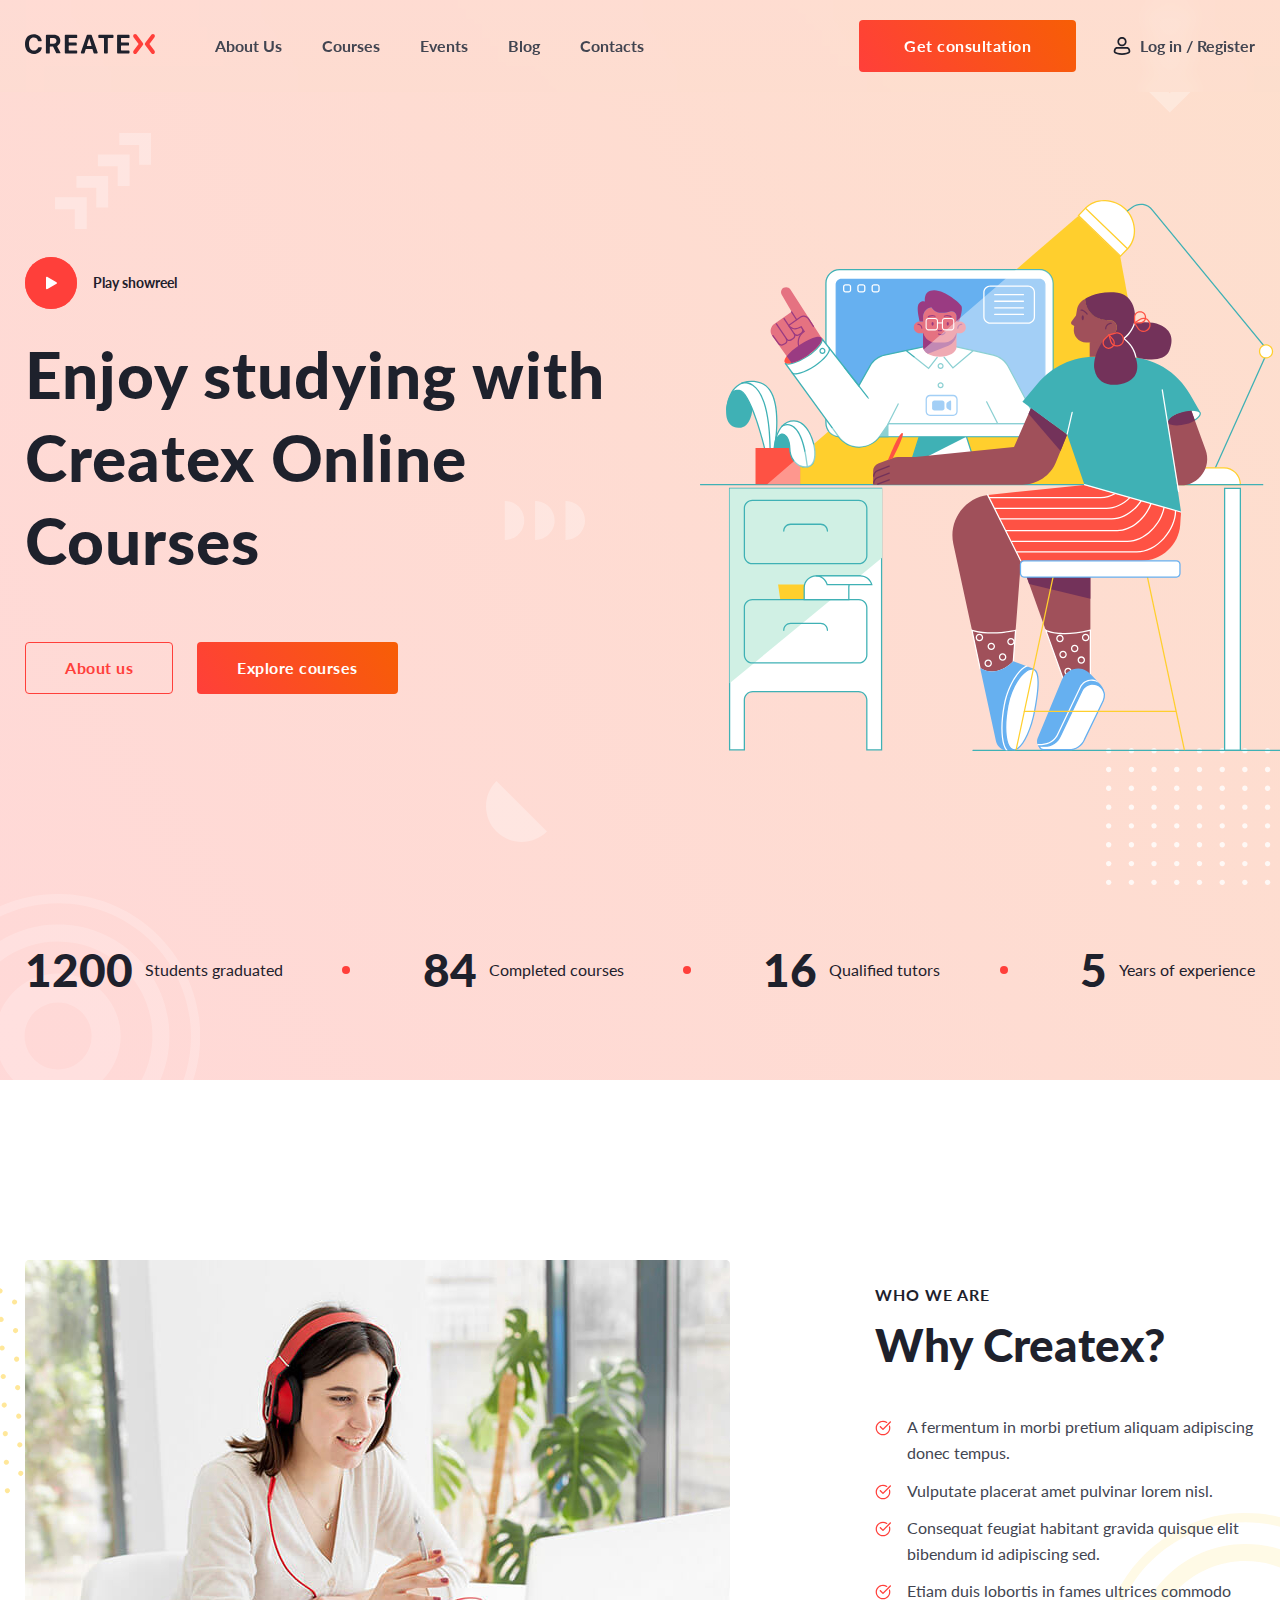
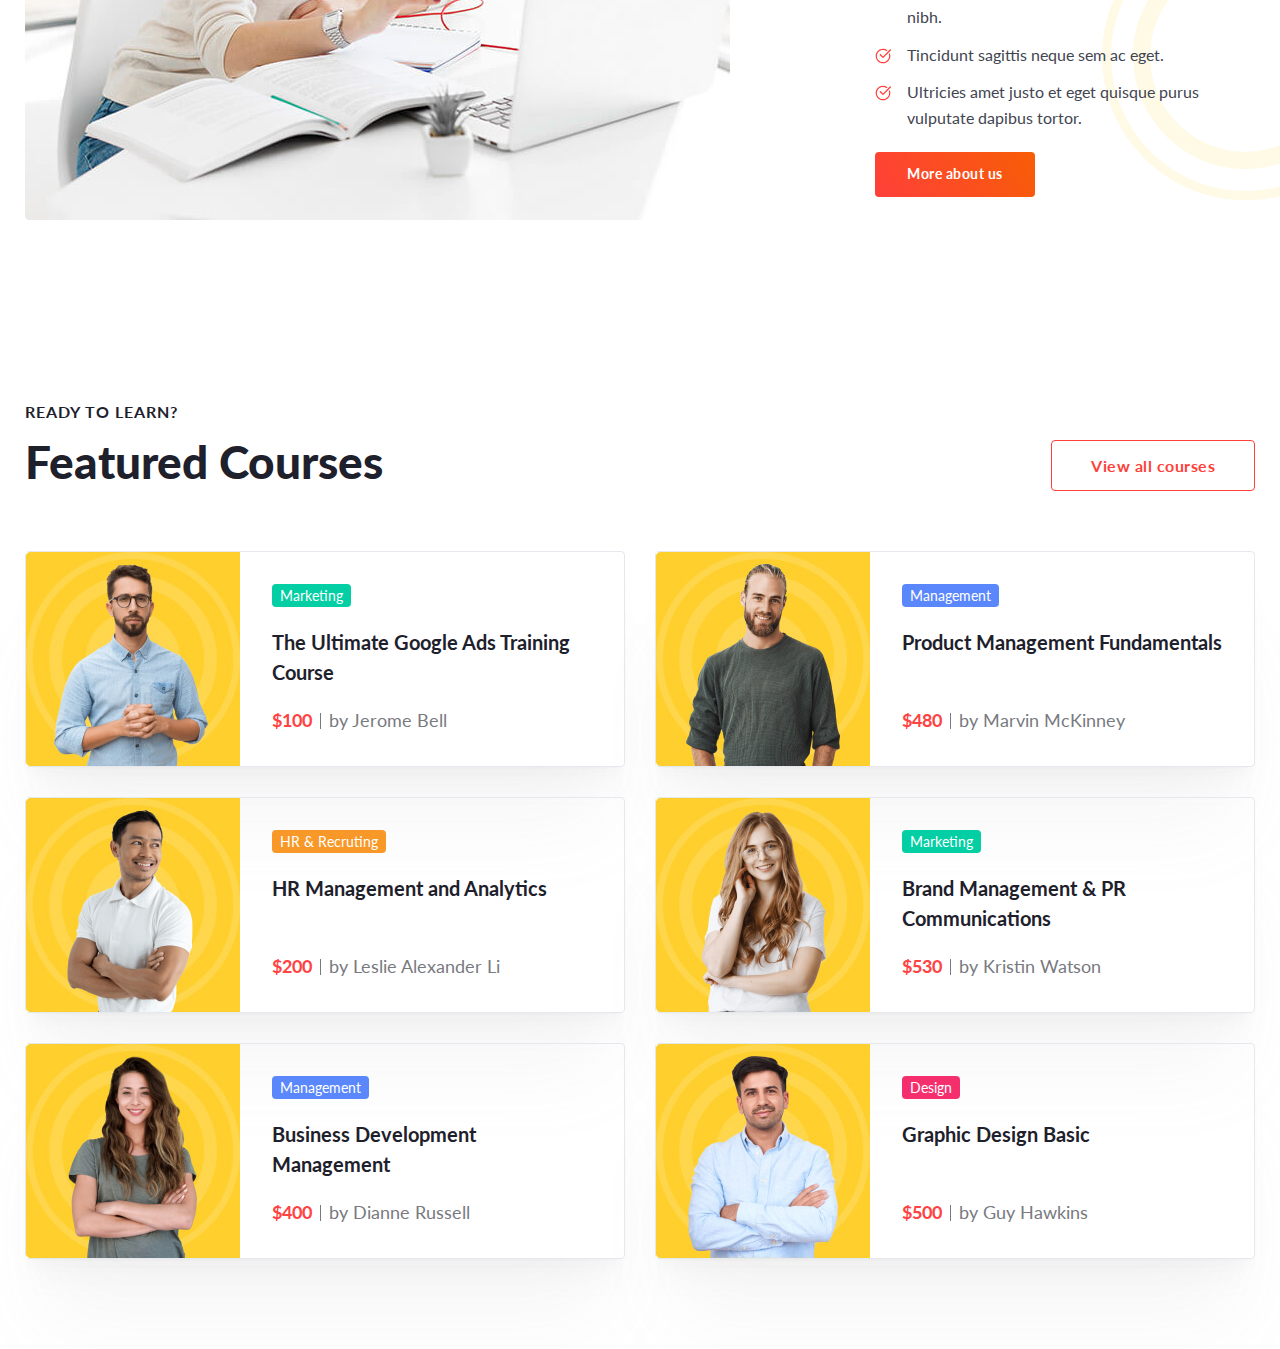
<file: index.html>
<!DOCTYPE html>
<html lang="en">
	<head>
		<meta charset="UTF-8">
		<meta http-equiv="X-UA-Compatible" content="IE=edge">
		<meta name="viewport" content="width=device-width, initial-scale=1.0">
		<link rel="stylesheet" href="css/reset.css">
		<link rel="stylesheet" href="css/common.css">
		<link rel="stylesheet" href="css/style.css">
		<link rel="stylesheet" href="css/header.css">
		<title>Lesson 17</title>
	</head>
	<body>
		<div class="wrapper">
			<header class="header">
				<div class="header__container">
					<a href="#" class="header__logo">
						<img src="img/header/logo.svg" alt="Createx logo">
					</a>
					<nav class="header__menu menu">
						<ul class="menu__list">
							<li class="menu__item"><a href="#" class="menu__link">About Us</a></li>
							<li class="menu__item"><a href="#" class="menu__link">Courses</a></li>
							<li class="menu__item"><a href="#" class="menu__link">Events</a></li>
							<li class="menu__item"><a href="#" class="menu__link">Blog</a></li>
							<li class="menu__item"><a href="#" class="menu__link">Contacts</a></li>
						</ul>
					</nav>
					<div class="header__actions actions-header">
						<a href="#" class="actions-header__button button"><span>Get consultation</span></a>
						<a href="#" class="actions-header__login">Log in / Register</a>
					</div>
				</div>
			</header>


			<main class="page">
				<section class="page__createx createx">
					<div class="createx__container">
						<div class="createx__body">
							<div class="createx__content content-createx">
								<a href="#" class="content-createx__showreel">Play showreel</a>
								<h1 class="content-createx__title">Enjoy studying
									with Createx Online Courses</h1>
								<div class="content-createx__buttons">
									<a href="#" class="content-createx__button button button--border"><span>About us</span></a>
									<a href="#" class="content-createx__button button"><span>Explore courses</span></a>
								</div>
							</div>
							<div class="createx__image">
								<img src="img/createx/image.svg" alt="Createx image">
							</div>
						</div>

						<div class="createx__statistics statistics-createx">
							<div class="statistics-createx__item staistic-item">
								<div class="staistic-item__value">1200</div>
								<div class="staistic-item__text">Students graduated</div>
							</div>
							<div class="statistics-createx__item staistic-item">
								<div class="staistic-item__value">84</div>
								<div class="staistic-item__text">Completed courses</div>
							</div>
							<div class="statistics-createx__item staistic-item">
								<div class="staistic-item__value">16</div>
								<div class="staistic-item__text">Qualified tutors</div>
							</div>
							<div class="statistics-createx__item staistic-item">
								<div class="staistic-item__value">5</div>
								<div class="staistic-item__text">Years of experience</div>
							</div>
						</div>
					</div>
					<div class="createx__decor decor-createx">
						<div class="decor-createx__item decor-createx__item--1"></div>
						<div class="decor-createx__item decor-createx__item--2"></div>
						<div class="decor-createx__item decor-createx__item--3"></div>
						<div class="decor-createx__item decor-createx__item--4"></div>
						<div class="decor-createx__item decor-createx__item--5"></div>
						<div class="decor-createx__item decor-createx__item--6"></div>
					</div>
				</section>

				<section class="page__who-we-are who-we-are">
					<div class="who-we-are__container">
						<div class="who-we-are__image">
							<img src="img/who-we-are/image.jpg" alt="Who-we-are image">
						</div>
						<div class="who-we-are__content">
							<div class="who-we-are__block-header block-header">
								<div class="block-header__label">Who we are</div>
								<h2 class="block-header__title">Why Createx?</h2>
							</div>
							<ul class="who-we-are__list list">
								<li class="list__item">A fermentum in morbi pretium aliquam adipiscing donec tempus.</li>
								<li class="list__item">Vulputate placerat amet pulvinar lorem nisl.</li>
								<li class="list__item">Consequat feugiat habitant gravida quisque elit bibendum id adipiscing sed.</li>
								<li class="list__item">Etiam duis lobortis in fames ultrices commodo nibh.</li>
								<li class="list__item">Tincidunt sagittis neque sem ac eget.</li>
								<li class="list__item">Ultricies amet justo et eget quisque purus vulputate dapibus tortor.</li>
							</ul>
							<a href="#" class="who-we-are__button button"><span>More about us</span></a>
						</div>
					</div>
					<div class="who-we-are__decor decor-who-we-are">
						<div class="decor-who-we-are__item decor-who-we-are__item--1"></div>
						<div class="decor-who-we-are__item decor-who-we-are__item--2"></div>
					</div>
				</section>

				<section class="page__featured-courses featured-courses">
					<div class="featured-courses__container">
						<div class="featured-courses__top">
							<div class="featured-courses__block-header block-header">
								<div class="block-header__label">Ready to learn?</div>
								<h2 class="block-header__title">Featured Courses</h2>
							</div>
							<a href="#" class="featured-courses__button button button--border"><span>View all courses</span></a>
						</div>
						<div class="featured-courses__items">
							<div class="featured-courses__item item-courses">
								<div class="item-courses__card">
									<a href="#" class="item-courses__image">
										<img src="img/featured-corses/image-1.jpg" alt="image">
									</a>
									<div class="item-courses__body body-courses">
										<a href="#" class="body-courses__badge body-courses__badge--bg-green">Marketing</a>
										<h3 class="item-courses__title">
											<a href="#" class="item-courses__link">The Ultimate Google Ads Training Course</a>
										</h3>
										<div class="item-courses__info info-courses">
											<div class="info-courses__price">$100</div>
											<a href="#" class="info-courses__speaker">by Jerome Bell</a>
										</div>
									</div>
								</div>
							</div>
							<div class="featured-courses__item item-courses">
								<div class="item-courses__card">
									<a href="#" class="item-courses__image">
										<img src="img/featured-corses/image-2.jpg" alt="image">
									</a>
									<div class="item-courses__body body-courses">
										<a href="#" class="body-courses__badge body-courses__badge--bg-blue">Management</a>
										<h3 class="item-courses__title">
											<a href="#" class="item-courses__link">Product Management Fundamentals</a>
										</h3>
										<div class="item-courses__info info-courses">
											<div class="info-courses__price">$480</div>
											<a href="#" class="info-courses__speaker">by Marvin McKinney</a>
										</div>
									</div>
								</div>
							</div>
							<div class="featured-courses__item item-courses">
								<div class="item-courses__card">
									<a href="#" class="item-courses__image">
										<img src="img/featured-corses/image-3.jpg" alt="image">
									</a>
									<div class="item-courses__body body-courses">
										<a href="#" class="body-courses__badge body-courses__badge--bg-orange">HR & Recruting</a>
										<h3 class="item-courses__title">
											<a href="#" class="item-courses__link">HR  Management and Analytics</a>
										</h3>
										<div class="item-courses__info info-courses">
											<div class="info-courses__price">$200</div>
											<a href="#" class="info-courses__speaker">by Leslie Alexander Li</a>
										</div>
									</div>
								</div>
							</div>
							<div class="featured-courses__item item-courses">
								<div class="item-courses__card">
									<a href="#" class="item-courses__image">
										<img src="img/featured-corses/image-4.jpg" alt="image">
									</a>
									<div class="item-courses__body body-courses">
										<a href="#" class="body-courses__badge body-courses__badge--bg-green">Marketing</a>
										<h3 class="item-courses__title">
											<a href="#" class="item-courses__link">Brand Management & PR Communications</a>
										</h3>
										<div class="item-courses__info info-courses">
											<div class="info-courses__price">$530</div>
											<a href="#" class="info-courses__speaker">by Kristin Watson</a>
										</div>
									</div>
								</div>
							</div>
							<div class="featured-courses__item item-courses">
								<div class="item-courses__card">
									<a href="#" class="item-courses__image">
										<img src="img/featured-corses/image-5.jpg" alt="image">
									</a>
									<div class="item-courses__body body-courses">
										<a href="#" class="body-courses__badge body-courses__badge--bg-blue">Management</a>
										<h3 class="item-courses__title">
											<a href="#" class="item-courses__link">Business Development Management</a>
										</h3>
										<div class="item-courses__info info-courses">
											<div class="info-courses__price">$400</div>
											<a href="#" class="info-courses__speaker">by Dianne Russell</a>
										</div>
									</div>
								</div>
							</div>
							<div class="featured-courses__item item-courses">
								<div class="item-courses__card">
									<a href="#" class="item-courses__image">
										<img src="img/featured-corses/image-6.jpg" alt="image">
									</a>
									<div class="item-courses__body body-courses">
										<a href="#" class="body-courses__badge body-courses__badge--bg-pink">Design</a>
										<h3 class="item-courses__title">
											<a href="#" class="item-courses__link">Graphic Design Basic</a>
										</h3>
										<div class="item-courses__info info-courses">
											<div class="info-courses__price">$500</div>
											<a href="#" class="info-courses__speaker">by Guy Hawkins</a>
										</div>
									</div>
								</div>
							</div>
						</div>
					</div>
				</section>

				
			</main>


			<footer class="footer"></footer>
		</div>
	</body>
</html>
</file>
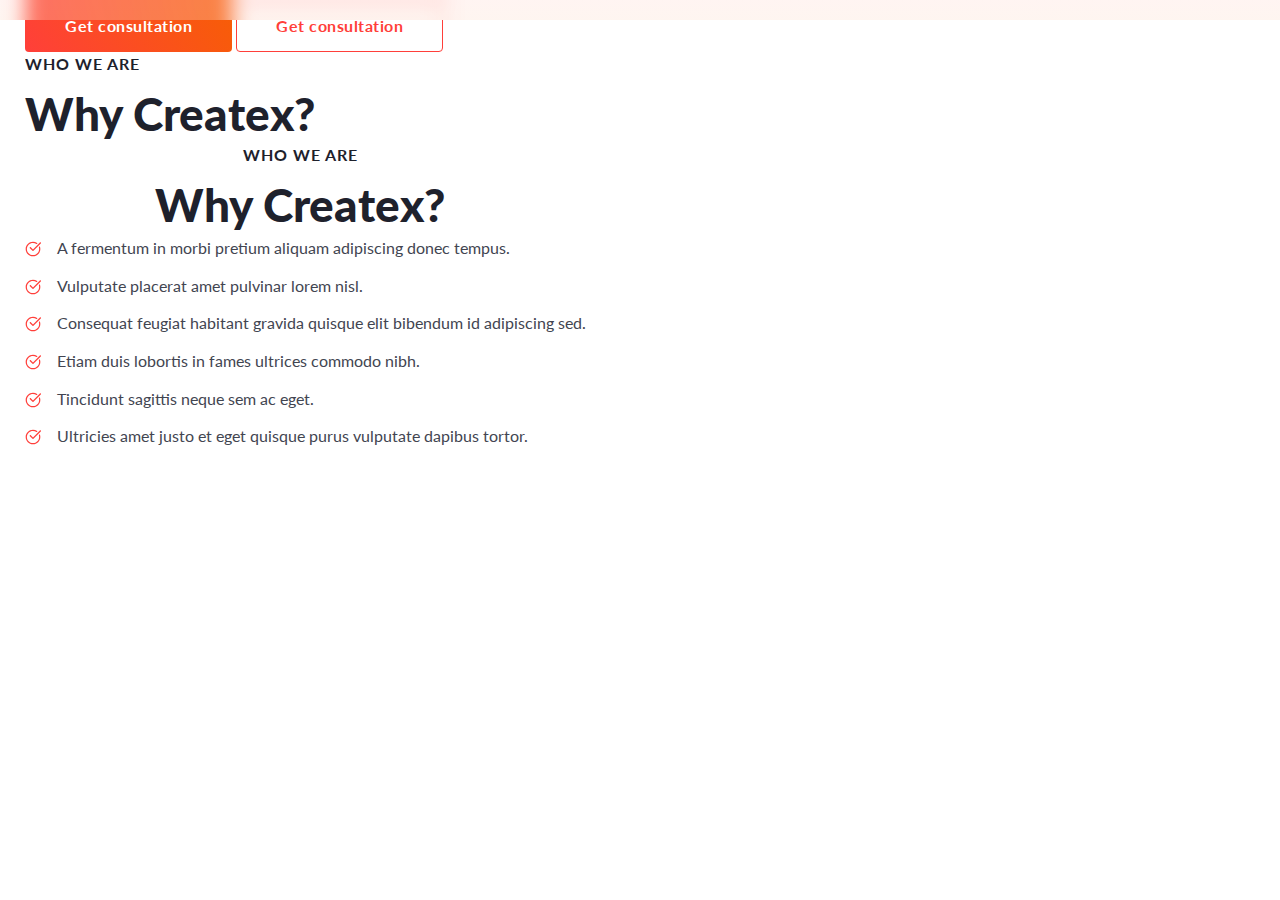
<file: _common.html>
<!DOCTYPE html>
<html lang="en">
	<head>
		<meta charset="UTF-8">
		<meta http-equiv="X-UA-Compatible" content="IE=edge">
		<meta name="viewport" content="width=device-width, initial-scale=1.0">
		<link rel="stylesheet" href="css/reset.css">
		<link rel="stylesheet" href="css/style.css">
		<link rel="stylesheet" href="css/header.css">
		<link rel="stylesheet" href="css/_common.css">
		<title>Lesson 17</title>
	</head>
	<body>
		<div class="wrapper">
			<header class="header"></header>


			<main class="page">
                <div class="page__container">
					<!-- BUTTONS -->
                    <a href="#" class="button"><span>Get consultation</span></a>
                    <a href="#" class="button button--border"><span>Get consultation</span></a>

					<!-- HEADER-BLOCK -->
					<div class="block-header">
						<div class="block-header__label">Who we are</div>
						<h2 class="block-header__title">Why Createx?</h2>
					</div>
					<div class="block-header block-header--center">
						<div class="block-header__label">Who we are</div>
						<h2 class="block-header__title">Why Createx?</h2>
					</div>

					<!-- LIST -->

					<ul class="list">
						<li class="list__item">A fermentum in morbi pretium aliquam adipiscing donec tempus.</li>
						<li class="list__item">Vulputate placerat amet pulvinar lorem nisl.</li>
						<li class="list__item">Consequat feugiat habitant gravida quisque elit bibendum id adipiscing sed.</li>
						<li class="list__item">Etiam duis lobortis in fames ultrices commodo nibh.</li>
						<li class="list__item">Tincidunt sagittis neque sem ac eget.</li>
						<li class="list__item">Ultricies amet justo et eget quisque purus vulputate dapibus tortor.</li>
					</ul>
                </div>
                
			</main>


			<footer class="footer"></footer>
		</div>
	</body>
</html>
</file>
<file: css/common.css>
/*______Button_________*/

.button {
    background: linear-gradient(55.95deg, #FF3F3A 0%, #F75E05 100%);
    border-radius: 4px;
    display: inline-block;
    padding: 13px 40px;
    color: #ffff;
    font-weight: 700;
    letter-spacing: 0.5px;
    text-align: center;
    position: relative;
}
.button span {
    position: relative;
}
.button::before {
    content: '';
    position: absolute;
    top: 0;
    left: 0;
    width: 100%;
    height: 100%;
    background: linear-gradient(55.95deg, #fb1a12 0%, #d84f00 100%);
    border-radius: 4px;
    opacity: 0;
    transition: opacity 0.3s ease;
}
.button:hover::before {
    opacity: 1;
}
.button--border {
	background: transparent;
	color: #FF3F3A;
  	border-radius: 4px;
	padding: 12px 39px;
	border: 1px solid  #FF3F3A; 
	position: relative;
	transition: all 0.3s ease;
}
.button--border:hover {
	color: #FFFFFF;
    border: 1px solid  #ad4204;
}


/*______ BLOCK-HEADER _________*/

.block-header {
    color: #1E212C;
    max-width: 550px;
}
.block-header__label {
    font-weight: 700;
    letter-spacing: 1px;
    text-transform: uppercase;
    line-height: 1.5;
}
.block-header__label:not(:last-child) {
    margin-bottom: 8px;
}
.block-header__title {
    font-weight: 900;
    font-size: 46px;
    line-height: 1.3;
}
.block-header--center {
    text-align: center;
}
@media (max-width: 767.98px) {
    .block-header {
        margin: 0 auto;
		text-align: center;
    }
}
@media (max-width: 520px) {
    .block-header__title { 
        font-size: 34px;
    }
}


/*______ LIST _________*/

.list {
}
.list__item {
    display: flex;
    gap: 16px;
}
.list__item::before {
    content: '';
    flex: 0 0 16px;
    width: 16px;
    height: 16px;
    transform: translateY(6px);
    background: url(../img/who-we-are/icons/check.svg) no-repeat;
}
.list__item:not(:last-child) {
   margin-bottom: 12px; 
}
</file>
<file: css/style.css>
@import url("https://fonts.googleapis.com/css?family=Lato:regular,700,900&display=swap");

body{
	font-family: "Lato", serif;
	line-height: 1.6;
	color: #424551;
}

.wrapper{
	overflow: hidden;
	min-height: 100%;
	position: relative;

	display: flex;
	flex-direction: column;
}
.wrapper > main{
	flex-grow: 1;
}
[class*=__container] {
	max-width: 1260px;
	padding: 0 15px;
	margin: 0 auto;
}
/* ============================ */

/*_______ CREATEX ________*/

.page__createx {

	
}
.createx {
	position: relative;
	padding: 200px 0 80px 0;
	background: linear-gradient(55.95deg, rgba(255, 64, 58, 0.2), rgba(247, 94, 5, 0.2));
}
.createx__container {
	position: relative;
	z-index: 10;
}
.createx__body {
	display: flex;
	align-items: center;
}
.createx__body:not(:last-child) {
	margin-bottom: 189px;
}
.createx__content {
	flex: 1 1 50%;
	padding-right: 40px;
}
.createx__image {
	flex: 0 1 auto;
}
.createx__image img {
	max-width: 107.8%;
	transform: translate(7.8%, 0);
}
.createx__statistics {
	display: flex;
	justify-content: space-between;
	flex-wrap: wrap;
	align-items: center;
	column-gap: 25px;
	row-gap: 20px;
}
.createx__decor {}


.content-createx {}
.content-createx__showreel {
	font-weight: 700;
	font-size: 14px;
	line-height: 1.5;
	color: #1E212C;
	display: inline-flex;
	align-items: center;
	gap: 16px;
	position: relative;
}
.content-createx__showreel:not(:last-child) {
	margin-bottom: 24px;
}
.content-createx__showreel::before {
	content: '';
	position: relative;
	z-index: 1;
	flex: 0 0 52px;
	width: 52px;
	height: 52px;
	border-radius: 50%;
	background: #FF3F3A url(../img/createx/icons/play.svg) center no-repeat;
}
.content-createx__showreel::after {
	content: '';
	position: absolute;
	top: 0;
	left: 0;
	border-radius: 50%;
	background-color: #FF3F3A;
	opacity: 0.8;
	width: 52px;
	height: 52px;
	animation: pulse 1.5s ease alternate infinite;
}
@keyframes pulse {
	0% {
		transform: scale(1);
	}
	100% {
		transform: scale(1.5);
		opacity: 0.05;
	}
}
.content-createx__title {
	font-weight: 900;
	font-size: 64px;
	line-height: 1.3;
	letter-spacing: 1px;
	color: #1E212C;
}
.content-createx__title:not(:last-child) {
	margin-bottom: 60px;
}
.content-createx__buttons {
	display: flex;
	gap: 24px;
}
.content-createx__button {}


.button {}
.button--border {}





.statistics-createx {}
.statistics-createx__item {
	flex: 1 1 auto;
	max-width: 400px;
	display: flex;
	align-items: center;	
	column-gap: 12px;
}
.statistics-createx__item:not(:last-child)::after {
	content: '';
	flex: 0 0 8px;
	width: 8px;
	height: 8px;
	border-radius: 50%;
	background-color: #FF3F3A;
	margin: 0 auto;
}
.statistics-createx__item:last-child {
	flex: 0 1 auto;
}
.staistic-item {
	color: #1E212C;
}
.staistic-item__value {
	font-weight: 900;
	font-size: 46px;
	line-height: 1.3;
}
.staistic-item__text {}


.createx__decor {
	position: absolute;
	top: 0;
	left: 0;
	width: 100%;
	height: 100%;
	z-index: 0;
}

.createx__decor {
	position: absolute;
	top: 0;
	left: 0;
	width: 100%;
	height: 100%;
}

.decor-createx__item {
	position: absolute;
}
.decor-createx__item--1 {
	background: url(../img/createx/decor/shapes-1.svg) no-repeat;
	top: 12.3%;
	left: 4.27%;
	width: 96px;
	height: 96px;
}
.decor-createx__item--2 {
	background: url(../img/createx/decor/circles.svg) no-repeat;
	bottom: -9.07%;
	left: -6.6%;
	width: 284px;
	height: 284px;
}
.decor-createx__item--3 {
	background: url(../img/createx/decor/shapes-2.svg) no-repeat;
	top: -4%;
	right: 6.1%;
	width: 110px;
	height: 160px;
}
.decor-createx__item--4 {
	background: url(../img/createx/decor/shapes-3.svg) no-repeat;
	top: 46%;
	left: 39%;
	width: 88px;
	height: 47px;
}
.decor-createx__item--5 {
	background: url(../img/createx/decor/shapes-4.svg) no-repeat;
	bottom: 22%;
	left: 38%;
	width: 61px;
	height: 61px;
}
.decor-createx__item--6 {
	background: url(../img/createx/decor/dots.svg) no-repeat;
	bottom: 18%;
	right: -1%;
	width: 187px;
	height: 137px;
}


@media (max-width: 1100px) {
	.content-createx__title {
		font-size: 54px;
	}
}
@media (max-width: 1050px) {
	.statistics-createx__item {
		flex-direction: column;
	}
	.statistics-createx__item:not(:last-child)::after {
		display: none;
	}
	.createx__body:not(:last-child) {
		margin-bottom: 100px;
	}
}
@media (max-width: 997.98px) {
	.createx__content {
		padding-right: 20px;
	}
	.createx__image {
		flex: 0 1 42%;
	}
} 
@media (max-width: 768.98px) {
	.createx {
		padding-bottom: 50px;
	}
	.createx__body {
		flex-direction: column;
		row-gap: 30px;
		
	}
	.createx__content {
		display: flex;
		flex-direction: column;
		align-items: center;
		padding-right: 0;
	}
	.createx__image img{
		max-width: 100%;
		transform: translate(0, 0);
	}
	.createx__body:not(:last-child) {
		margin-bottom: 30px;
	}
	.content-createx__title {
		text-align: center;
	}
	.content-createx__title:not(:last-child) {
		margin-bottom: 30px;
	}
	.createx__statistics {
		flex-direction: column;
	}
	.statistics-createx__item {
		flex-direction: row;
	}
}
@media (max-width: 520px) {
	.createx {
		padding-top: 140px;
	}
	.content-createx__buttons {
		flex-direction: column;
		align-self: stretch;
	}
	.content-createx__title {
		font-size: 40px;
	}
}


/*_____________ WHO WE ARE ____________________*/
.page__who-we-are {}


.who-we-are {
	padding: 180px 0 90px 0;
	position: relative;
}
.who-we-are__container {
	display: flex;
	gap: 30px;
	justify-content: space-between;
	align-items: center;
	position: relative;
	z-index: 10;
}
.who-we-are__image {
	flex: 0 1 57.3%;
}
.who-we-are__image img {
	max-width: 100%;
}
.who-we-are__content {
	flex: 0 1 auto;
}
.who-we-are__block-header:not(:last-child) {
	margin-bottom: 40px;
}
.who-we-are__list {
	max-width: 380px;
}
.who-we-are__list:not(:last-child) {
	margin-bottom: 22px;
}
.who-we-are__button {
	padding: 11px 32px;
	font-size: 14px;
}


.block-header {}
.block-header__label {}
.block-header__title {}


.list {}
.list__item {}

.button {}




.decor-who-we-are {
}
.decor-who-we-are__item {
	position: absolute;
}
.decor-who-we-are__item--1 {
	background: url(../img/who-we-are/decor/dots.svg) no-repeat;
	top: 25%;
	left: 0%;
	width: 250px;
	height: 250px;
	opacity: 0.6;
}
.decor-who-we-are__item--2 {
	background: url(../img/who-we-are/decor/circles.svg) no-repeat;
	top: 52.2%;
	right: -8.5%;
	width: 287px;
	height: 287px;
}

@media (max-width: 998px) {
	.who-we-are {
		padding: 90px 0 90px 0;
	}
	.who-we-are__image {
		flex: 1 1 42%;
	}
}
@media (max-width: 767.98px) {
	.who-we-are {
		padding: 50px 0 25px 0;
	}
	.who-we-are__container {
		flex-direction: column-reverse;
		align-items: stretch;
	}
	.who-we-are__block-header:not(:last-child) {
		margin-bottom: 20px;
	}
}
@media (max-width: 520px) {
	.who-we-are__button {
		width: 100%;
	}
}



/*_____________ FEATURED COURSES ____________________*/

.page__featured-courses {}


.featured-courses {
	padding: 90px 0;
}
.featured-courses__container {}
.featured-courses__top {
	display: flex;
	gap: 30px;
	flex-wrap: wrap;
	align-items: flex-end;
	justify-content: space-between;
}
.featured-courses__top:not(:last-child) {
	margin-bottom: 60px;
}
.featured-courses__block-header {}
.featured-courses__button {}
.featured-courses__items {
	display: flex;
	row-gap: 30px;
	flex-wrap: wrap;
	margin: 0 -15px;
}
.featured-courses__item {
	flex: 0 1 50%;
	padding: 0 15px;
}




.block-header {}
.block-header__label {}
.block-header__title {}



.button {}
.button--border {}

.item-courses {}
.item-courses__card {
	border: 1px solid #E5E8ED;
	box-shadow: 0px 80px 80px -20px rgba(154, 156, 165, 0.08), 0px 30px 24px -10px rgba(154, 156, 165, 0.05), 0px 12px 10px -6px rgba(154, 156, 165, 0.04), 0px 4px 4px -4px rgba(30, 33, 44, 0.03);
	border-radius: 4px;	
	transition: box-shadow 0.3s ease;
	display: flex;
	min-width: 270px;
	height: 100%;
}
.item-courses__card:hover {
	box-shadow: 0px 80px 80px -20px rgba(154, 156, 165, 0.16), 0px 30px 24px -10px rgba(154, 156, 165, 0.1), 0px 12px 10px -6px rgba(154, 156, 165, 0.08), 0px 4px 4px -4px rgba(30, 33, 44, 0.05);
}
.item-courses__image {
	flex: 0 0 214px;
	position: relative;
	padding-bottom: 35.666%;
	overflow: hidden;
}
.item-courses__image:hover img {
	transform: scale(1.05);
}
.item-courses__image img {
	position: absolute;
	top: 0;
	left: 0;
	width: 100%;
	height: 100%;
	object-fit: cover;
	object-position: top;
	transition: transform 0.3s ease;
}
.item-courses__body {
	padding: 32px;
	display: inline-flex;
	flex-direction: column;
	row-gap: 20px;
	align-items: flex-start;
	line-height: 1.5;
}
.item-courses__title {
	flex: 1 1 auto;
	font-weight: 700;
	font-size: 20px;
	color: #1E212C;
}
.item-courses__link:hover {
	text-decoration: underline;
}
.item-courses__link {}
.item-courses__info {
	display: inline-flex;
	gap: 8px;
	flex-wrap: wrap;
	align-items: center;
	font-size: 18px;
}


.body-courses {}
.body-courses__badge {
	font-size: 14px;
	color: #ffff;
	padding: 1px 8px;
	border-radius: 4px;
	transition: background-color 0.3s ease;
}
.body-courses__badge--bg-green {
	background-color: #03CEA4;
}
.body-courses__badge--bg-green:hover {
	background-color: #04a484;
}
.body-courses__badge--bg-blue {
	background-color: #5A87FC;
}
.body-courses__badge--bg-blue:hover {
	background-color: #426ddb;
}
.body-courses__badge--bg-orange {
	background-color: #F89828;
}
.body-courses__badge--bg-orange:hover {
	background-color: #c16d0e;
}
.body-courses__badge--bg-pink {
	background-color: #F52F6E;
}
.body-courses__badge--bg-pink:hover {
	background-color: #c0184d;
}




.info-courses {}
.info-courses__price {
	font-weight: 700;
	color: #FF4242;
}
.info-courses__speaker {
	flex: 0 1 auto;
	color: #787A80;
	display: inline-flex;
	align-items: center;
	gap: 8px;
}
.info-courses__speaker::before {
	content: '';
	width: 1px;
	height: 16px;
	background-color: #787A80;
}
.info-courses__speaker:hover {
	text-decoration: underline;
}

@media (max-width: 998px) {
	.item-courses__card{
		flex-direction: column;
	}
	.item-courses__image {
		padding-bottom: 70%;
	}
	.item-courses__body {
		padding: 20px;
		height: 100%;
	}
}
@media (max-width: 767.98px) {
	.featured-courses {
		padding: 25px 0 50px 0;
	}
	.featured-courses__top {
		flex-direction: column;
		align-items: stretch;
	}
	.featured-courses__top:not(:last-child) {
		margin-bottom: 30px;
	}
	.featured-courses__button {
		align-self: flex-start;
	}
}
@media (max-width: 600px) {
	.featured-courses__item { 
		flex: 1 1 100%;
	}
}
@media (max-width: 520px) {
	.featured-courses__button {
		align-self: stretch;
	}
}
</file>
<file: css/header.css>
.header {
    position: fixed;
    padding: 10px 0 10px 0;
    z-index: 50;
    top: 0;
    left: 0;
    width: 100%;
    background: linear-gradient(rgba(255, 220, 212, 0.3) 0%, rgba(253, 222, 206, 0.3) 100%);
    backdrop-filter: blur(10px);
}
.header__container {
    display: flex;
    align-items: center;
    column-gap: 60px;
    min-height: 72px;
}
.header__logo {
    flex: 0 0 130px;
}
.header__logo img {
    width: 100%;
}
.header__menu {
    flex: 1 1 auto;
}
.header__actions {
    flex: 0 0 auto;
    display: flex;
    column-gap: 36px;
    align-items: center;
}


.menu {}
.menu__list {
    display: flex;
    flex-wrap: wrap;
    row-gap: 10px;
    column-gap: 40px;
    align-items: center;
}
.menu__item {}
.menu__link {
    font-weight: 700;
    transition: color 0.3s ease;
}
.menu__link:hover {
    color: #FF3F3A;
}



.actions-header {}
.actions-header__button {
    padding: 13px 45px;
}
.actions-header__login {
    font-weight: 700;
    display: inline-flex;
    align-items: center;
    column-gap: 8px;
}
.actions-header__login:hover {
    text-decoration: underline;
}
.actions-header__login::before {
    content: '';
    flex: 0 0 20px;
    width: 20px;
    height: 20px;
    background: url(../img/header/icons/user.svg) no-repeat;
}

@media (max-width: 1198.98px) {
    .header__container {
        column-gap: 30px;
    }
    .menu__list {
        column-gap: 20px;
    }
    .header__actions {
        column-gap: 20px;
    }
    .actions-header__button {
        padding: 13px 20px;
    }
}
@media (max-width: 768.98px) {
    .actions-header__login{
        display: none;
    }
    .header__container {
        flex-direction: column;
        row-gap: 20px;
    }
    .header__logo {
        flex: 0 0 auto;
        width: 130px;
    }
    .menu__list {
        padding: 0;
        justify-content: center;
        column-gap: 30px;
    }
}
@media (max-width: 520px) {
    .header__actions {
        display: none;
    }
}
</file>
<file: css/_common.css>
/*______Button_________*/

.button {
    background: linear-gradient(55.95deg, #FF3F3A 0%, #F75E05 100%);
    border-radius: 4px;
    display: inline-block;
    padding: 13px 40px;
    color: #ffff;
    font-weight: 700;
    letter-spacing: 0.5px;
    text-align: center;
    position: relative;
}
.button span {
    position: relative;
}
.button::before {
    content: '';
    position: absolute;
    top: 0;
    left: 0;
    width: 100%;
    height: 100%;
    background: linear-gradient(55.95deg, #fb1a12 0%, #d84f00 100%);
    border-radius: 4px;
    opacity: 0;
    transition: opacity 0.3s ease;
}
.button:hover::before {
    opacity: 1;
}
.button--border {
	background: transparent;
	color: #FF3F3A;
  	border-radius: 4px;
	padding: 12px 39px;
	border: 1px solid  #FF3F3A; 
	position: relative;
	transition: all 0.3s ease;
}
.button--border:hover {
	color: #FFFFFF;
    border: 1px solid  #ad4204;
}


/*______ BLOCK-HEADER _________*/

.block-header {
    color: #1E212C;
    max-width: 550px;
}
.block-header__label {
    font-weight: 700;
    letter-spacing: 1px;
    text-transform: uppercase;
    line-height: 1.5;
}
.block-header__label:not(:last-child) {
    margin-bottom: 8px;
}
.block-header__title {
    font-weight: 900;
    font-size: 46px;
    line-height: 1.3;
}
.block-header--center {
    text-align: center;
}
@media (max-width: 767.98px) {
    .block-header {
        margin: 0 auto;
		text-align: center;
    }
}
@media (max-width: 520px) {
    .block-header__title { 
        font-size: 34px;
    }
}


/*______ LIST _________*/

.list {
}
.list__item {
    display: flex;
    gap: 16px;
}
.list__item::before {
    content: '';
    flex: 0 0 16px;
    width: 16px;
    height: 16px;
    transform: translateY(6px);
    background: url(../img/who-we-are/icons/check.svg) no-repeat;
}
.list__item:not(:last-child) {
   margin-bottom: 12px; 
}
</file>
